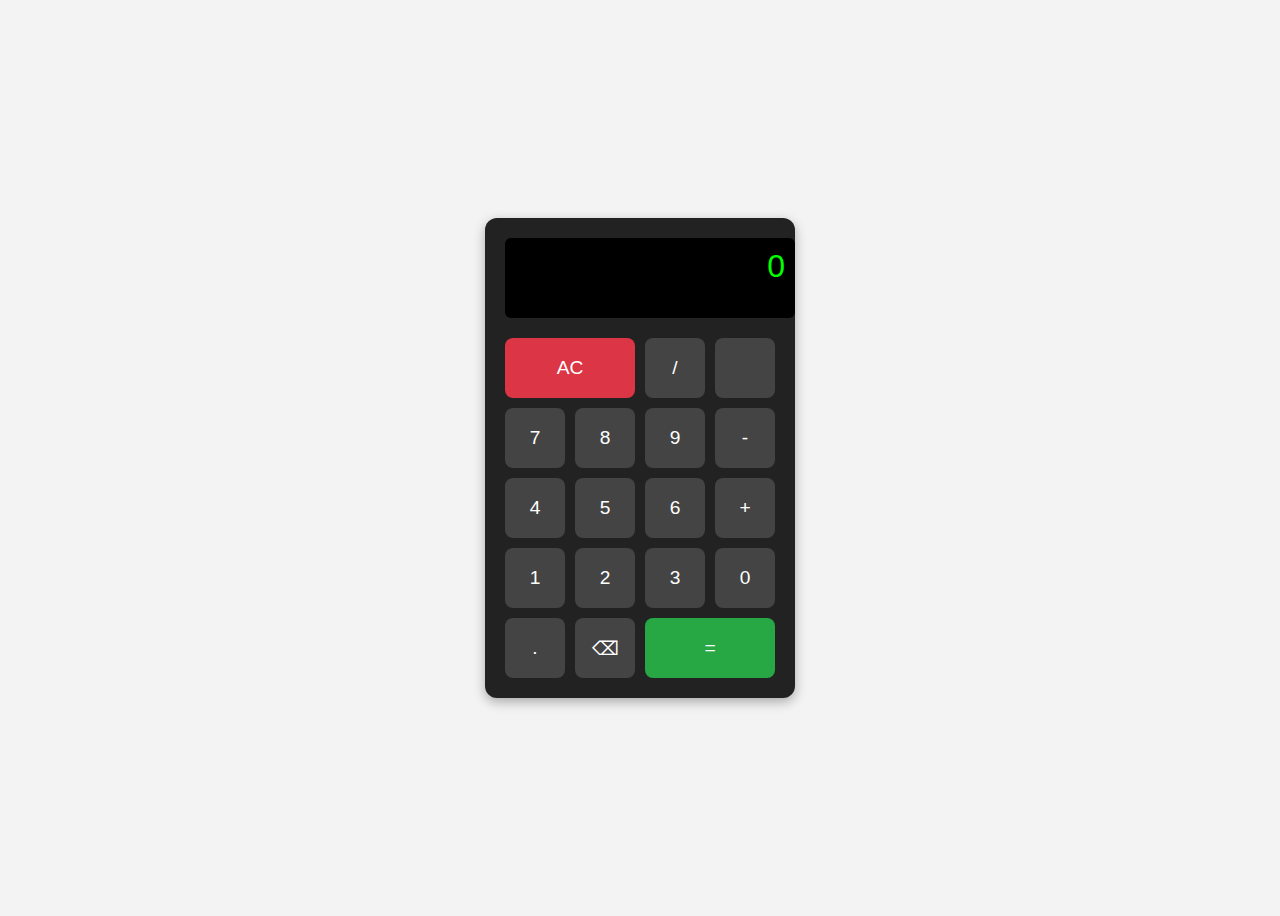
<file: index.html>
<!DOCTYPE html>
<html lang="en">
<head>
  <meta charset="UTF-8" />
  <meta name="viewport" content="width=device-width, initial-scale=1.0"/>
  <title>Simple Calculator</title>
  <style>
    body {
      background-color: #f3f3f3;
      display: flex;
      justify-content: center;
      align-items: center;
      height: 100vh;
      font-family: 'Segoe UI', sans-serif;
    }

    .calculator {
      background-color: #222;
      padding: 20px;
      border-radius: 12px;
      box-shadow: 0 4px 12px rgba(0, 0, 0, 0.3);
    }

    .display {
      width: 100%;
      height: 60px;
      background-color: #000;
      color: #0f0;
      font-size: 2rem;
      text-align: right;
      padding: 10px;
      margin-bottom: 20px;
      border-radius: 6px;
      overflow: hidden;
    }

    .buttons {
      display: grid;
      grid-template-columns: repeat(4, 60px);
      gap: 10px;
      justify-content: center;
    }

    button {
      height: 60px;
      font-size: 1.2rem;
      border: none;
      border-radius: 8px;
      background-color: #444;
      color: #fff;
      cursor: pointer;
      transition: background-color 0.2s;
    }

    button:hover {
      background-color: #666;
    }

    .operator {
      background-color: #ff9500;
    }

    .equal {
      background-color: #28a745;
      grid-column: span 2;
    }

    .clear {
      background-color: #dc3545;
      grid-column: span 2;
    }
  </style>
</head>
<body>
  <div class="calculator">
    <div class="display" id="display">0</div>
    <div class="buttons">
      <button onclick="clearDisplay()" class="clear">AC</button>
      <button onclick="appendOperator('/')">/</button>
      <button onclick="appendOperator('')"></button>
      <button onclick="appendNumber('7')">7</button>
      <button onclick="appendNumber('8')">8</button>
      <button onclick="appendNumber('9')">9</button>
      <button onclick="appendOperator('-')">-</button>
      <button onclick="appendNumber('4')">4</button>
      <button onclick="appendNumber('5')">5</button>
      <button onclick="appendNumber('6')">6</button>
      <button onclick="appendOperator('+')">+</button>
      <button onclick="appendNumber('1')">1</button>
      <button onclick="appendNumber('2')">2</button>
      <button onclick="appendNumber('3')">3</button>
      <button onclick="appendNumber('0')">0</button>
      <button onclick="appendDot('.')">.</button>
      <button onclick="backspace()">⌫</button>
      <button onclick="calculate()" class="equal">=</button>
    </div>
  </div>

  <script>
    let display = document.getElementById('display');
    let currentInput = '';
    let resultShown = false;

    function appendNumber(number) {
      if (resultShown) {
        currentInput = '';
        resultShown = false;
      }
      currentInput += number;
      display.innerText = currentInput;
    }

    function appendOperator(operator) {
      if (currentInput === '') return;
      const lastChar = currentInput.slice(-1);
      if (['+', '-', '*', '/'].includes(lastChar)) {
        currentInput = currentInput.slice(0, -1) + operator;
      } else {
        currentInput += operator;
      }
      display.innerText = currentInput;
    }

    function appendDot(dot) {
      if (resultShown) {
        currentInput = '0';
        resultShown = false;
      }
      if (!currentInput.includes('.') || /[\+\-\*\/]$/.test(currentInput)) {
        currentInput += dot;
        display.innerText = currentInput;
      }
    }

    function clearDisplay() {
      currentInput = '';
      display.innerText = '0';
    }

      function backspace() {
        if (resultShown) {
          currentInput = '';
          resultShown = false;
       } else {
        currentInput = currentInput.slice(0, -1);
      }
     display.innerText = currentInput || '0';
   }

    function calculate() {
      try {
        let result = eval(currentInput); // You can replace with manual parsing if needed
        display.innerText = result;
        currentInput = result.toString();
        resultShown = true;
      } catch (e) {
        display.innerText = 'Error';
        currentInput = '';
      }
    }
  </script>
</body>
</html>
</file>
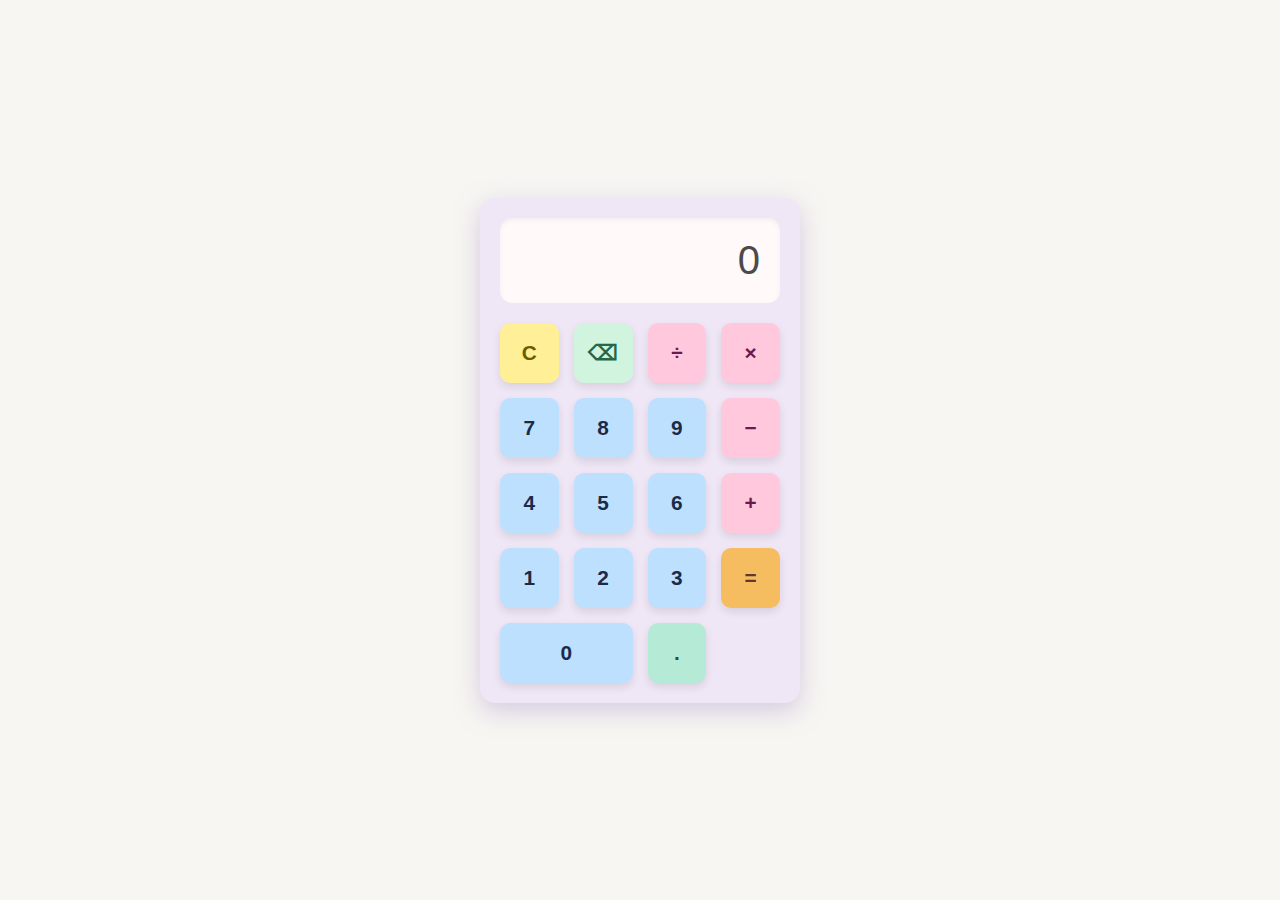
<file: CALCULATOR/INDEX.html>
<!DOCTYPE html>
<html lang="en">
<head>
  <meta charset="UTF-8" />
  <meta name="viewport" content="width=device-width, initial-scale=1" />
  <title>Calculator</title>
  <link rel="stylesheet" href="STYLE.css" />
</head>
<body>

  <div class="calculator">
    <div id="display">0</div>
    <div class="buttons">
      <button class="btn clear" id="clear">C</button>
      <button class="btn delete" id="delete">⌫</button>
      <button class="btn operator" data-op="/">÷</button>
      <button class="btn operator" data-op="*">×</button>

      <button class="btn number" data-num="7">7</button>
      <button class="btn number" data-num="8">8</button>
      <button class="btn number" data-num="9">9</button>
      <button class="btn operator" data-op="-">−</button>

      <button class="btn number" data-num="4">4</button>
      <button class="btn number" data-num="5">5</button>
      <button class="btn number" data-num="6">6</button>
      <button class="btn operator" data-op="+">+</button>

      <button class="btn number" data-num="1">1</button>
      <button class="btn number" data-num="2">2</button>
      <button class="btn number" data-num="3">3</button>
      <button class="btn equals" id="equals">=</button>

      <button class="btn zero number" data-num="0">0</button>
      <button class="btn decimal" id="decimal">.</button>
    </div>
  </div>

<script src="APP.js"></script>
</body>
</html>
</file>
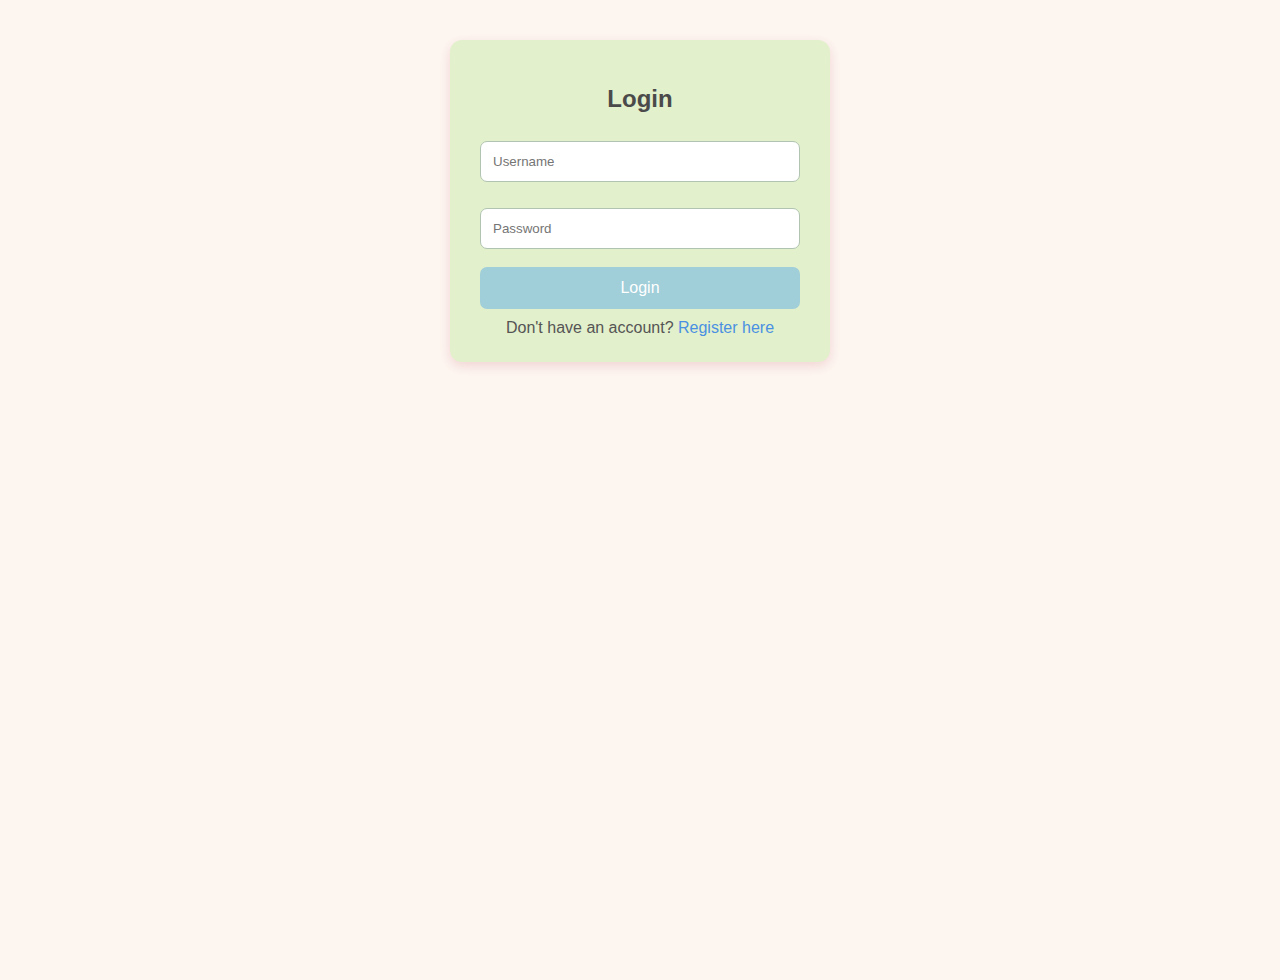
<file: LOGIN_AUTHENICATION/index.html>
<!DOCTYPE html>
<html lang="en">
<head>
<meta charset="UTF-8" />
<meta name="viewport" content="width=device-width, initial-scale=1" />
<title>Pastel Login System</title>
<link rel="stylesheet" href="styling.css" />
</head>
<body>

<div class="container" id="registerPage">
  <h2>Register</h2>
  <div id="registerMessage" class="message" style="display:none;"></div>
  <input type="text" id="registerUsername" placeholder="Username" />
  <input type="password" id="registerPassword" placeholder="Password" />
  <button id="registerBtn">Register</button>
  <div class="link">
    Already have an account? <a href="#" id="toLoginLink">Login here</a>
  </div>
</div>
<div class="container" id="securedPage" style="display:none;">
  <h2>Welcome, <span id="userDisplay"></span>!</h2>
  <p>This is a secured page only accessible after login.</p>
  <img id="securedImage" src="profilee.jpg.png" 
       alt="Pastel scenery" style="width:100%; border-radius:10px; margin-bottom:15px;" />
  <button id="logoutBtn">Logout</button>
</div>


<div class="container" id="loginPage" style="display:none;">
  <h2>Login</h2>
  <div id="loginMessage" class="message" style="display:none;"></div>
  <input type="text" id="loginUsername" placeholder="Username" />
  <input type="password" id="loginPassword" placeholder="Password" />
  <button id="loginBtn">Login</button>
  <div class="link">
    Don't have an account? <a href="#" id="toRegisterLink">Register here</a>
  </div>
</div>

<div class="container" id="securedPage" style="display:none;">
  <h2>Welcome, <span id="userDisplay"></span>!</h2>
  <p>This is a secured page only accessible after login.</p>
  <button id="logoutBtn">Logout</button>
</div>

<script src="app.js"></script>
</body>
</html>
</file>
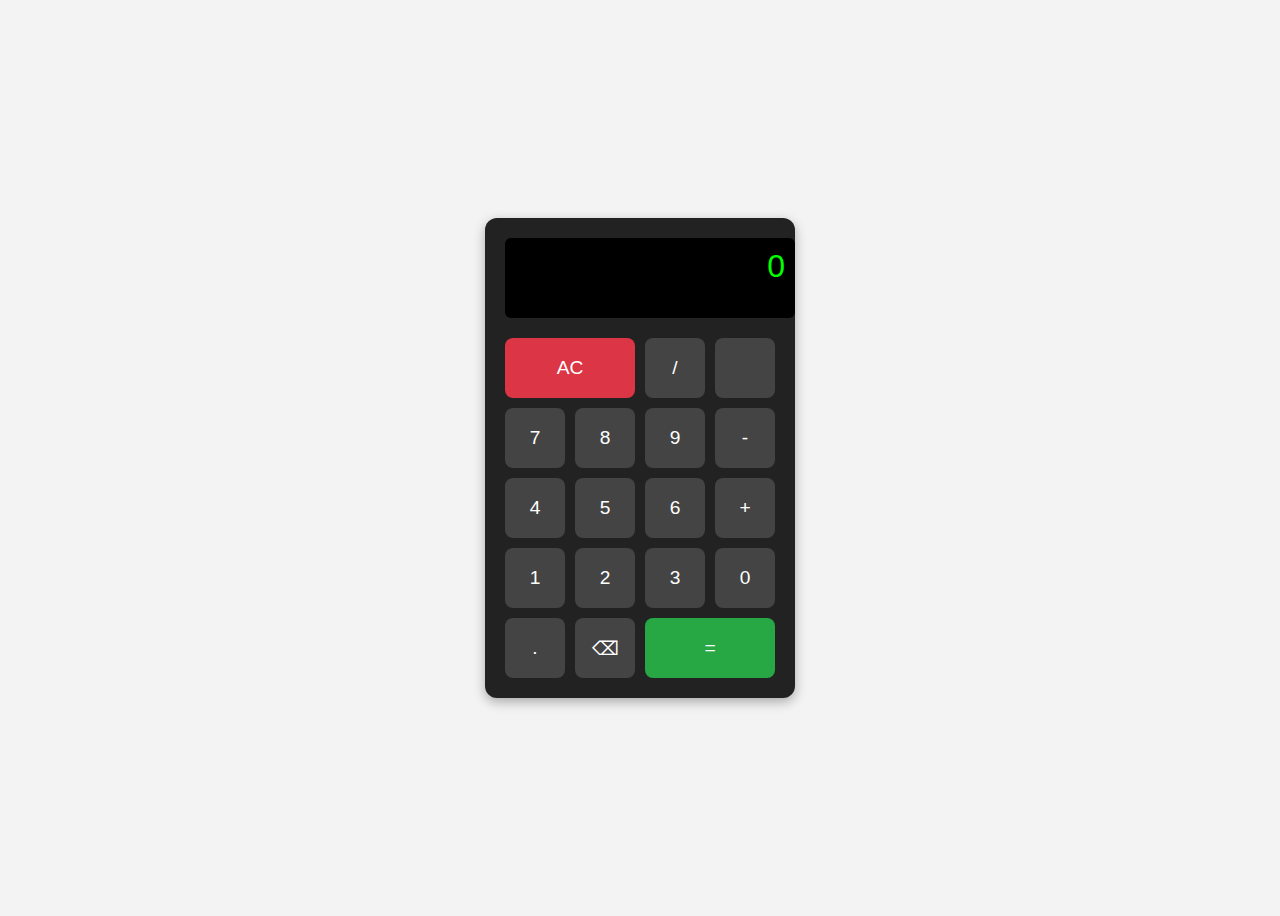
<file: CALCULATOR - Copy.html>
<!DOCTYPE html>
<html lang="en">
<head>
  <meta charset="UTF-8" />
  <meta name="viewport" content="width=device-width, initial-scale=1.0"/>
  <title>Simple Calculator</title>
  <style>
    body {
      background-color: #f3f3f3;
      display: flex;
      justify-content: center;
      align-items: center;
      height: 100vh;
      font-family: 'Segoe UI', sans-serif;
    }

    .calculator {
      background-color: #222;
      padding: 20px;
      border-radius: 12px;
      box-shadow: 0 4px 12px rgba(0, 0, 0, 0.3);
    }

    .display {
      width: 100%;
      height: 60px;
      background-color: #000;
      color: #0f0;
      font-size: 2rem;
      text-align: right;
      padding: 10px;
      margin-bottom: 20px;
      border-radius: 6px;
      overflow: hidden;
    }

    .buttons {
      display: grid;
      grid-template-columns: repeat(4, 60px);
      gap: 10px;
      justify-content: center;
    }

    button {
      height: 60px;
      font-size: 1.2rem;
      border: none;
      border-radius: 8px;
      background-color: #444;
      color: #fff;
      cursor: pointer;
      transition: background-color 0.2s;
    }

    button:hover {
      background-color: #666;
    }

    .operator {
      background-color: #ff9500;
    }

    .equal {
      background-color: #28a745;
      grid-column: span 2;
    }

    .clear {
      background-color: #dc3545;
      grid-column: span 2;
    }
  </style>
</head>
<body>
  <div class="calculator">
    <div class="display" id="display">0</div>
    <div class="buttons">
      <button onclick="clearDisplay()" class="clear">AC</button>
      <button onclick="appendOperator('/')">/</button>
      <button onclick="appendOperator('')"></button>
      <button onclick="appendNumber('7')">7</button>
      <button onclick="appendNumber('8')">8</button>
      <button onclick="appendNumber('9')">9</button>
      <button onclick="appendOperator('-')">-</button>
      <button onclick="appendNumber('4')">4</button>
      <button onclick="appendNumber('5')">5</button>
      <button onclick="appendNumber('6')">6</button>
      <button onclick="appendOperator('+')">+</button>
      <button onclick="appendNumber('1')">1</button>
      <button onclick="appendNumber('2')">2</button>
      <button onclick="appendNumber('3')">3</button>
      <button onclick="appendNumber('0')">0</button>
      <button onclick="appendDot('.')">.</button>
      <button onclick="backspace()">⌫</button>
      <button onclick="calculate()" class="equal">=</button>
    </div>
  </div>

  <script>
    let display = document.getElementById('display');
    let currentInput = '';
    let resultShown = false;

    function appendNumber(number) {
      if (resultShown) {
        currentInput = '';
        resultShown = false;
      }
      currentInput += number;
      display.innerText = currentInput;
    }

    function appendOperator(operator) {
      if (currentInput === '') return;
      const lastChar = currentInput.slice(-1);
      if (['+', '-', '*', '/'].includes(lastChar)) {
        currentInput = currentInput.slice(0, -1) + operator;
      } else {
        currentInput += operator;
      }
      display.innerText = currentInput;
    }

    function appendDot(dot) {
      if (resultShown) {
        currentInput = '0';
        resultShown = false;
      }
      if (!currentInput.includes('.') || /[\+\-\*\/]$/.test(currentInput)) {
        currentInput += dot;
        display.innerText = currentInput;
      }
    }

    function clearDisplay() {
      currentInput = '';
      display.innerText = '0';
    }

      function backspace() {
        if (resultShown) {
          currentInput = '';
          resultShown = false;
       } else {
        currentInput = currentInput.slice(0, -1);
      }
     display.innerText = currentInput || '0';
   }

    function calculate() {
      try {
        let result = eval(currentInput); // You can replace with manual parsing if needed
        display.innerText = result;
        currentInput = result.toString();
        resultShown = true;
      } catch (e) {
        display.innerText = 'Error';
        currentInput = '';
      }
    }
  </script>
</body>
</html>
</file>
<file: CALCULATOR/STYLE.css>
* {
  box-sizing: border-box;
}
body {
  display: flex;
  justify-content: center;
  align-items: center;
  min-height: 100vh;
  background: #f7f6f2;
  font-family: 'Segoe UI', Tahoma, Geneva, Verdana, sans-serif;
  margin: 0;
}

/* Calculator container */
.calculator {
  background: #f0e7f6; 
  border-radius: 15px;
  box-shadow: 0 8px 25px rgba(180, 160, 210, 0.5);
  width: 320px;
  padding: 20px;
  display: flex;
  flex-direction: column;
}


#display {
  background: #fff9f9; 
  border-radius: 12px;
  padding: 20px;
  font-size: 2.5rem;
  text-align: right;
  color: #4a4a4a;
  box-shadow: inset 0 2px 5px rgba(0,0,0,0.05);
  user-select: none;
  min-height: 60px;
  margin-bottom: 20px;
  overflow-x: auto;
}


.buttons {
  display: grid;
  grid-template-columns: repeat(4, 1fr);
  grid-gap: 15px;
}


.btn {
  border: none;
  border-radius: 10px;
  padding: 18px 0;
  font-size: 1.3rem;
  font-weight: 600;
  cursor: pointer;
  transition: background-color 0.3s ease;
  box-shadow: 0 4px 8px rgba(0,0,0,0.1);
  user-select: none;
}

.number {
  background-color: #bde0fe; 
  color: #1b2a49;
}

.number:hover {
  background-color: #a1c9f1;
}


.operator {
  background-color: #ffc8dd; 
  color: #6a1b4d;
}

.operator:hover {
  background-color: #ffabc1;
}

.clear {
  background-color: #ffef96; 
  color: #6a5d00;
}

.clear:hover {
  background-color: #ffe566;
}


.delete {
  background-color: #d0f4de; 
  color: #276749;
}

.delete:hover {
  background-color: #a6e3a1;
}


.equals {
  background-color: #f6bd60; 
  color: #63372c;
  grid-column: span 1;
}

.equals:hover {
  background-color: #e6a34f;
}

.zero {
  grid-column: span 2;
}


.decimal {
  background-color: #b5ead7; 
  color: #105652;
}

.decimal:hover {
  background-color: #8fd7be;
}


@media (max-width: 400px) {
  .calculator {
    width: 90vw;
  }
  #display {
    font-size: 2rem;
  }
  .btn {
    font-size: 1.1rem;
    padding: 14px 0;
  }
}
</file>
<file: LOGIN_AUTHENICATION/styling.css>
body {
  font-family: 'Arial', sans-serif;
  background: #fdf6f0;
  color: #555;
  margin: 0; padding: 0;
  display: flex;
  justify-content: center;
  align-items: flex-start;
  min-height: 100vh;
  padding: 40px 20px;
}
.container {
  background: #e2f0cb; /* pastel green */
  padding: 25px 30px;
  border-radius: 12px;
  box-shadow: 0 4px 12px #f1d4d4;
  width: 320px;
}
h2 {
  text-align: center;
  color: #4a4a4a;
  margin-bottom: 20px;
}
input[type=text], input[type=password] {
  width: 100%;
  padding: 12px;
  margin: 8px 0 18px 0;
  border: 1px solid #b0c4b1;
  border-radius: 7px;
  box-sizing: border-box;
}
button {
  background-color: #a0ced9; /* pastel blue */
  border: none;
  color: white;
  padding: 12px;
  width: 100%;
  font-size: 16px;
  cursor: pointer;
  border-radius: 7px;
}
button:hover {
  background-color: #89bfcf;
}
.message {
  background-color: #fefbd8; 
  border: 1px solid #f1e4b3;
  padding: 12px;
  margin-bottom: 18px;
  border-radius: 8px;
  color: #6b6b47;
  text-align: center;
}
.link {
  text-align: center;
  margin-top: 10px;
}
.link a {
  color: #4a90e2;
  text-decoration: none;
  cursor: pointer;
}
.link a:hover {
  text-decoration: underline;
}
</file>
